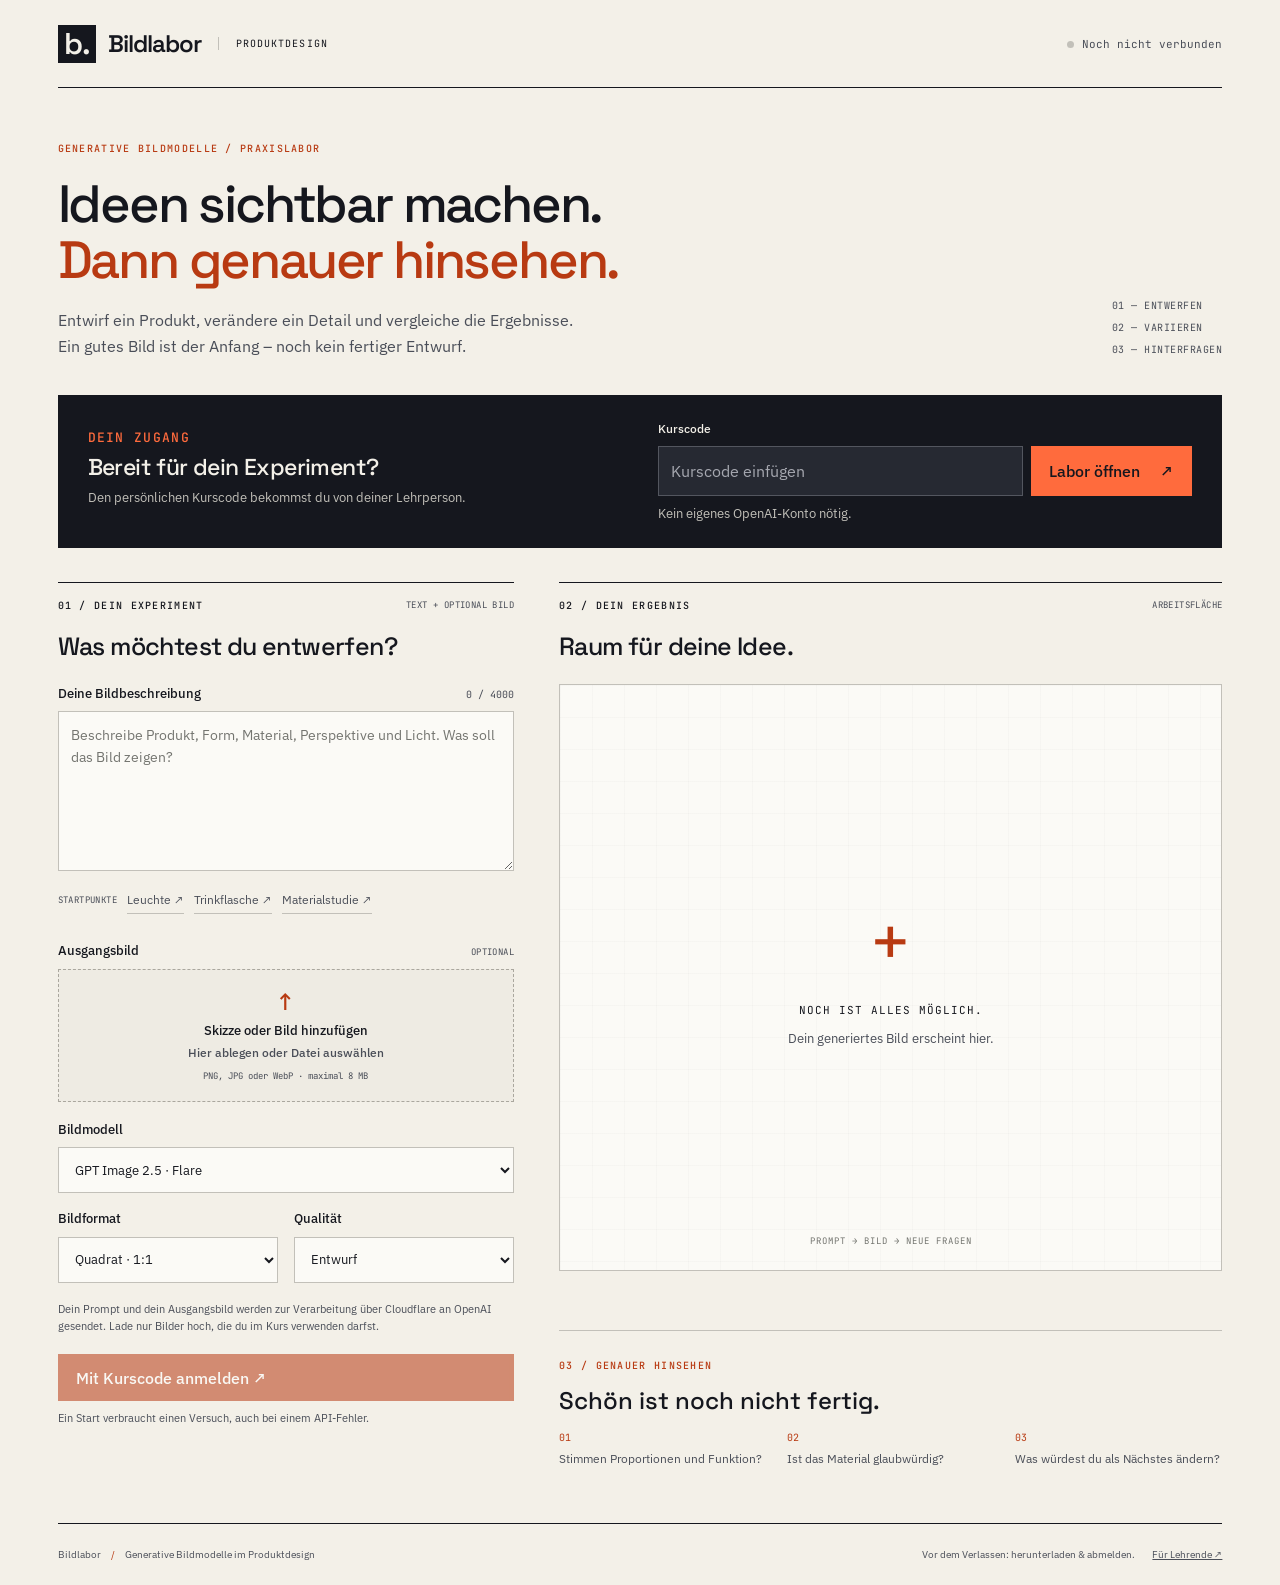
<file: docs/index.html>
<!doctype html>
<html lang="de">
<head>
  <meta charset="utf-8"><meta name="viewport" content="width=device-width, initial-scale=1">
  <meta name="referrer" content="no-referrer">
  <meta http-equiv="Content-Security-Policy" content="default-src 'self'; script-src 'self'; style-src 'self'; font-src 'self'; img-src 'self' blob: data:; connect-src 'self' https://*.workers.dev; object-src 'none'; base-uri 'none'; form-action 'none'">
  <title>Bildlabor — Generative Bildmodelle im Produktdesign</title>
  <meta name="description" content="Der Bildmodell-Spielplatz für deinen Produktdesign-Kurs. Entwerfen, variieren und kritisch vergleichen.">
  <link rel="stylesheet" href="styles.css"><script src="config.js" defer></script><script src="app.js" defer></script>
</head>
<body>
  <header class="topbar"><a class="brand" href="./"><span class="brand-mark" aria-hidden="true">b.</span> Bildlabor<span class="brand-sub">PRODUKTDESIGN</span></a><div class="top-actions"><span id="connection" class="connection">Noch nicht verbunden</span><button id="logout" class="text-button" hidden>Abmelden & löschen ↗</button></div></header>
  <main>
    <section class="intro"><div><p class="eyebrow">GENERATIVE BILDMODELLE / PRAXISLABOR</p><h1>Ideen sichtbar machen.<br><span>Dann genauer hinsehen.</span></h1><p class="lede">Entwirf ein Produkt, verändere ein Detail und vergleiche die Ergebnisse.<br class="desktop-only"> Ein gutes Bild ist der Anfang – noch kein fertiger Entwurf.</p></div><div class="index-note"><span>01 — ENTWERFEN</span><span>02 — VARIIEREN</span><span>03 — HINTERFRAGEN</span></div></section>
    <section id="access" class="access-panel" aria-labelledby="access-title"><div><p class="eyebrow">DEIN ZUGANG</p><h2 id="access-title">Bereit für dein Experiment?</h2><p>Den persönlichen Kurscode bekommst du von deiner Lehrperson.</p></div><form id="login-form"><label for="course-code">Kurscode</label><div class="inline-form"><input id="course-code" type="password" autocomplete="off" spellcheck="false" maxlength="64" placeholder="Kurscode einfügen" required><button class="primary" id="login-button">Labor öffnen <span aria-hidden="true">↗</span></button></div><p id="login-status" class="hint" role="status">Kein eigenes OpenAI-Konto nötig.</p></form></section>
    <div id="setup-notice" class="notice" hidden>Die Website ist vorbereitet. Die Lehrperson muss noch den Worker verbinden. <a href="setup.html">Einrichtung öffnen ↗</a></div>
    <div id="session-bar" class="session-bar" hidden><span id="course-name"></span><span id="quota" class="mono"></span></div>
    <div class="workspace">
      <section class="controls" aria-labelledby="experiment-title"><div class="section-heading"><span class="eyebrow">01 / DEIN EXPERIMENT</span><span class="small-label">TEXT + OPTIONAL BILD</span></div><h2 id="experiment-title">Was möchtest du entwerfen?</h2>
        <form id="generate-form"><fieldset id="generation-fields">
          <label for="prompt">Deine Bildbeschreibung <span id="char-count" class="label-aside">0 / 4000</span></label>
          <textarea id="prompt" rows="6" maxlength="4000" required placeholder="Beschreibe Produkt, Form, Material, Perspektive und Licht. Was soll das Bild zeigen?"></textarea>
          <div class="prompt-examples" aria-label="Beispielprompts"><span class="small-label">STARTPUNKTE</span><button type="button" data-example="lamp">Leuchte ↗</button><button type="button" data-example="bottle">Trinkflasche ↗</button><button type="button" data-example="material">Materialstudie ↗</button></div>
          <div class="field-heading"><label for="reference">Ausgangsbild</label><span class="small-label">OPTIONAL</span></div>
          <label class="dropzone" id="dropzone" for="reference"><input id="reference" type="file" accept="image/png,image/jpeg,image/webp"><span class="upload-symbol" aria-hidden="true">↑</span><strong>Skizze oder Bild hinzufügen</strong><span>Hier ablegen oder Datei auswählen</span><small>PNG, JPG oder WebP · maximal 8 MB</small></label>
          <div id="reference-preview" class="reference-preview" hidden><img id="reference-image" alt="Dein Ausgangsbild"><div><strong id="reference-name"></strong><span class="hint">Wird als Bildvorlage verwendet.</span><button type="button" id="remove-reference" class="text-button">Bild entfernen ×</button></div></div>
          <p id="upload-status" class="hint" role="status"></p>
          <div class="settings-grid"><div class="full"><label for="model">Bildmodell</label><select id="model"><option value="gpt-image-2.5-flare">GPT Image 2.5 · Flare</option><option value="gpt-image-2.5-sunburst">GPT Image 2.5 · Sunburst</option><option value="gpt-image-1-mini">GPT Image 1 · Mini</option></select></div><div><label for="size">Bildformat</label><select id="size"><option value="1024x1024">Quadrat · 1:1</option><option value="1536x1024">Querformat · 3:2</option><option value="1024x1536">Hochformat · 2:3</option></select></div><div><label for="quality">Qualität</label><select id="quality"><option value="low">Entwurf</option><option value="medium">Standard</option></select></div></div>
          <p class="privacy-note">Dein Prompt und dein Ausgangsbild werden zur Verarbeitung über Cloudflare an OpenAI gesendet. Lade nur Bilder hoch, die du im Kurs verwenden darfst.</p>
          <button id="generate" class="primary generate" disabled>Mit Kurscode anmelden <span aria-hidden="true">↗</span></button>
          <p class="hint">Ein Start verbraucht einen Versuch, auch bei einem API-Fehler.</p>
        </fieldset></form>
      </section>
      <section class="result-section" aria-labelledby="result-title"><div class="section-heading"><span class="eyebrow">02 / DEIN ERGEBNIS</span><span id="result-tag" class="small-label">ARBEITSFLÄCHE</span></div><div class="result-title-row"><h2 id="result-title">Raum für deine Idee.</h2><button id="compare" class="text-button" hidden>Ausgangsbild zeigen</button></div>
        <div id="canvas" class="canvas"><div id="empty-state" class="empty-state"><span class="empty-cross" aria-hidden="true">+</span><span class="mono">NOCH IST ALLES MÖGLICH.</span><p>Dein generiertes Bild erscheint hier.</p><span class="canvas-caption">PROMPT → BILD → NEUE FRAGEN</span></div><img id="result-image" alt="Generiertes Ergebnis" hidden><div id="loading" class="loading" hidden><div class="spinner" aria-hidden="true"></div><h3>Deine Idee nimmt Form an.</h3><p id="elapsed">Das Modell arbeitet …</p><small>Das kann einige Minuten dauern. Bitte lasse diesen Tab geöffnet.</small></div></div>
        <p id="generation-status" role="status" class="status-line"></p>
        <div id="result-actions" class="result-actions" hidden><a id="download" class="primary" download="bildlabor.png">Bild herunterladen ↓</a><button id="reuse" class="secondary">Als Ausgangsbild nutzen ↗</button><button id="download-notes" class="text-button">Prompt & Einstellungen ↓</button></div>
        <section class="reflection"><span class="eyebrow">03 / GENAUER HINSEHEN</span><h3>Schön ist noch nicht fertig.</h3><div class="reflection-grid"><p><span>01</span>Stimmen Proportionen und Funktion?</p><p><span>02</span>Ist das Material glaubwürdig?</p><p><span>03</span>Was würdest du als Nächstes ändern?</p></div></section>
      </section>
    </div>
    <section id="history-section" class="history-section" hidden><div class="section-heading"><h2>Deine Versuche in dieser Sitzung</h2><span class="small-label">LETZTE 6 BILDER · NUR IN DIESEM TAB</span></div><div id="history" class="history"></div></section>
  </main>
  <footer><span>Bildlabor <span class="footer-divider">/</span> Generative Bildmodelle im Produktdesign</span><span>Vor dem Verlassen: herunterladen & abmelden. <a href="setup.html">Für Lehrende ↗</a></span></footer>
  <noscript>Bitte aktiviere JavaScript, um das Bildlabor zu verwenden.</noscript>
</body></html>
</file>
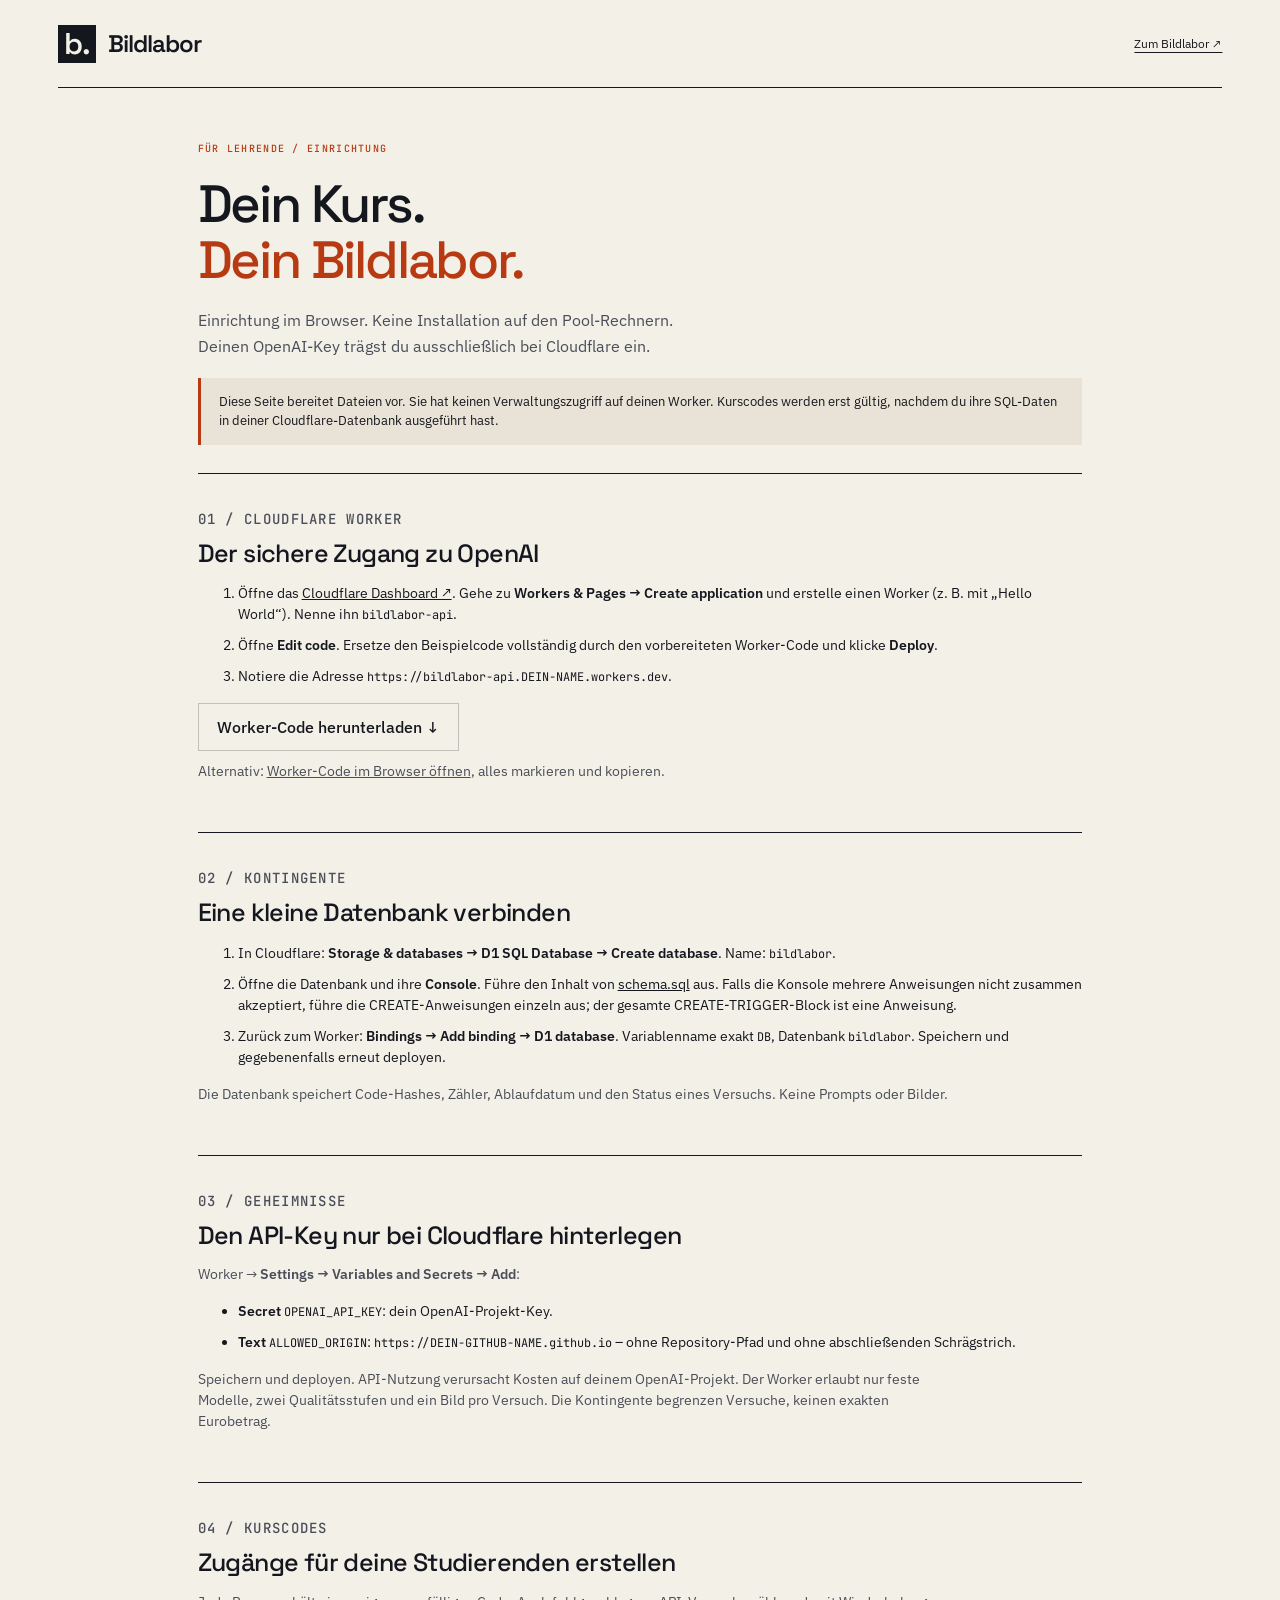
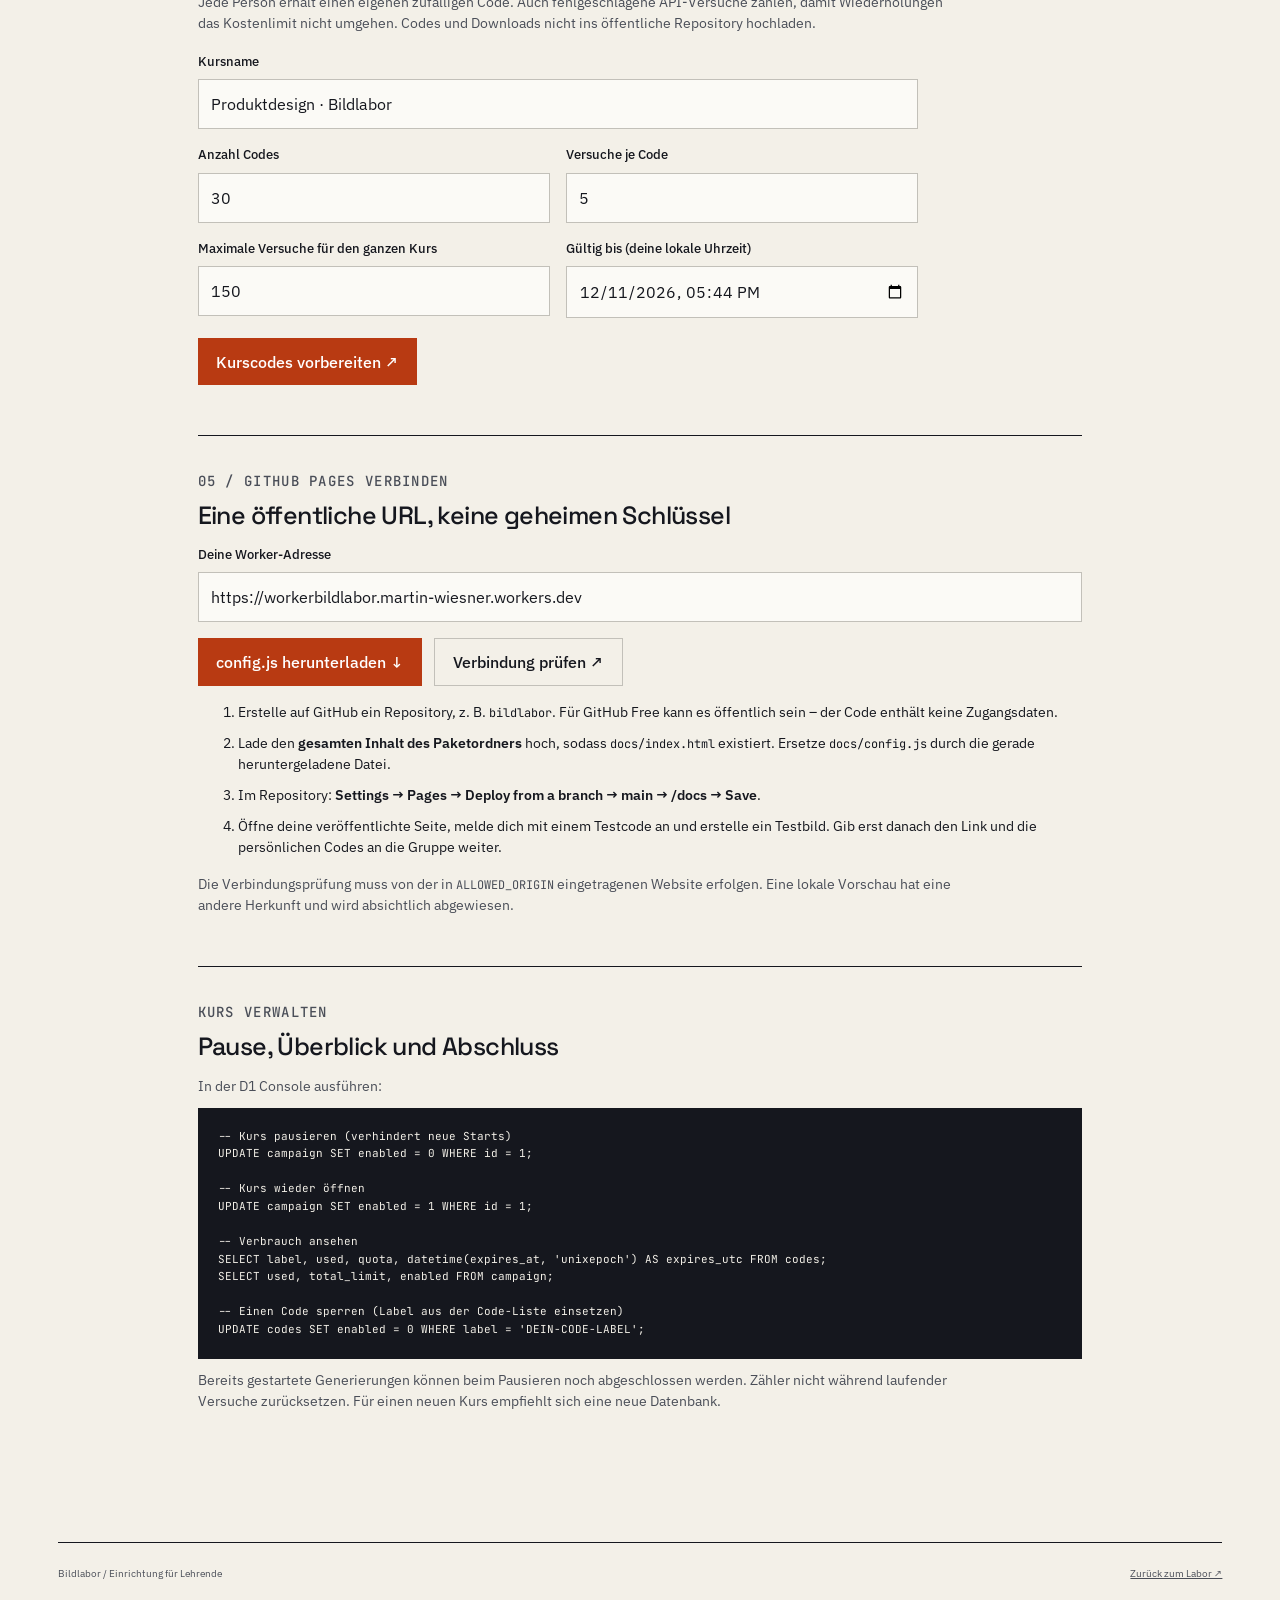
<file: docs/setup.html>
<!doctype html><html lang="de"><head><meta charset="utf-8"><meta name="viewport" content="width=device-width,initial-scale=1"><meta name="referrer" content="no-referrer"><meta http-equiv="Content-Security-Policy" content="default-src 'self'; script-src 'self'; style-src 'self'; font-src 'self'; img-src 'self' blob: data:; connect-src 'self' https://*.workers.dev; object-src 'none'; base-uri 'none'; form-action 'none'"><title>Bildlabor einrichten — Für Lehrende</title><link rel="stylesheet" href="styles.css"><script defer src="config.js"></script><script defer src="setup.js"></script></head>
<body><header class="topbar"><a class="brand" href="./"><span class="brand-mark">b.</span> Bildlabor</a><a class="text-button" href="./">Zum Bildlabor ↗</a></header><main class="setup-main">
<section class="intro"><div><p class="eyebrow">FÜR LEHRENDE / EINRICHTUNG</p><h1>Dein Kurs.<br><span>Dein Bildlabor.</span></h1><p class="lede">Einrichtung im Browser. Keine Installation auf den Pool-Rechnern.<br>Deinen OpenAI-Key trägst du ausschließlich bei Cloudflare ein.</p></div></section>
<div class="notice">Diese Seite bereitet Dateien vor. Sie hat keinen Verwaltungszugriff auf deinen Worker. Kurscodes werden erst gültig, nachdem du ihre SQL-Daten in deiner Cloudflare-Datenbank ausgeführt hast.</div>
<section class="setup-step"><p class="eyebrow">01 / CLOUDFLARE WORKER</p><h2>Der sichere Zugang zu OpenAI</h2><ol><li>Öffne das <a href="https://dash.cloudflare.com/" target="_blank" rel="noopener noreferrer">Cloudflare Dashboard ↗</a>. Gehe zu <strong>Workers & Pages → Create application</strong> und erstelle einen Worker (z. B. mit „Hello World“). Nenne ihn <code>bildlabor-api</code>.</li><li>Öffne <strong>Edit code</strong>. Ersetze den Beispielcode vollständig durch den vorbereiteten Worker-Code und klicke <strong>Deploy</strong>.</li><li>Notiere die Adresse <code>https://bildlabor-api.DEIN-NAME.workers.dev</code>.</li></ol><a class="secondary" href="worker-source.txt" download="worker.mjs">Worker-Code herunterladen ↓</a><p>Alternativ: <a href="worker-source.txt" target="_blank">Worker-Code im Browser öffnen</a>, alles markieren und kopieren.</p></section>
<section class="setup-step"><p class="eyebrow">02 / KONTINGENTE</p><h2>Eine kleine Datenbank verbinden</h2><ol><li>In Cloudflare: <strong>Storage & databases → D1 SQL Database → Create database</strong>. Name: <code>bildlabor</code>.</li><li>Öffne die Datenbank und ihre <strong>Console</strong>. Führe den Inhalt von <a href="schema.sql" target="_blank">schema.sql</a> aus. Falls die Konsole mehrere Anweisungen nicht zusammen akzeptiert, führe die CREATE-Anweisungen einzeln aus; der gesamte CREATE-TRIGGER-Block ist eine Anweisung.</li><li>Zurück zum Worker: <strong>Bindings → Add binding → D1 database</strong>. Variablenname exakt <code>DB</code>, Datenbank <code>bildlabor</code>. Speichern und gegebenenfalls erneut deployen.</li></ol><p>Die Datenbank speichert Code-Hashes, Zähler, Ablaufdatum und den Status eines Versuchs. Keine Prompts oder Bilder.</p></section>
<section class="setup-step"><p class="eyebrow">03 / GEHEIMNISSE</p><h2>Den API-Key nur bei Cloudflare hinterlegen</h2><p>Worker → <strong>Settings → Variables and Secrets → Add</strong>:</p><ul><li><strong>Secret</strong> <code>OPENAI_API_KEY</code>: dein OpenAI-Projekt-Key.</li><li><strong>Text</strong> <code>ALLOWED_ORIGIN</code>: <code>https://DEIN-GITHUB-NAME.github.io</code> – ohne Repository-Pfad und ohne abschließenden Schrägstrich.</li></ul><p>Speichern und deployen. API-Nutzung verursacht Kosten auf deinem OpenAI-Projekt. Der Worker erlaubt nur feste Modelle, zwei Qualitätsstufen und ein Bild pro Versuch. Die Kontingente begrenzen Versuche, keinen exakten Eurobetrag.</p></section>
<section class="setup-step"><p class="eyebrow">04 / KURSCODES</p><h2>Zugänge für deine Studierenden erstellen</h2><p>Jede Person erhält einen eigenen zufälligen Code. Auch fehlgeschlagene API-Versuche zählen, damit Wiederholungen das Kostenlimit nicht umgehen. Codes und Downloads nicht ins öffentliche Repository hochladen.</p>
<form id="codes-form"><div class="settings-grid"><div class="full"><label for="course-name">Kursname</label><input id="course-name" value="Produktdesign · Bildlabor" required maxlength="100"></div><div><label for="count">Anzahl Codes</label><input id="count" type="number" min="1" max="200" value="30" required></div><div><label for="quota">Versuche je Code</label><input id="quota" type="number" min="1" max="100" value="5" required></div><div><label for="total">Maximale Versuche für den ganzen Kurs</label><input id="total" type="number" min="1" max="20000" value="150" required></div><div><label for="expiry">Gültig bis (deine lokale Uhrzeit)</label><input id="expiry" type="datetime-local" required></div></div><button class="primary" id="create-codes">Kurscodes vorbereiten ↗</button></form><p id="codes-status" role="status"></p>
<div id="codes-output" hidden><div class="actions"><button id="download-codes" class="secondary">Codes herunterladen ↓</button><button id="download-sql" class="secondary">Kurs-SQL herunterladen ↓</button><button id="copy-sql" class="text-button">SQL kopieren</button></div><label for="sql">Diese SQL-Anweisungen in der D1 Console ausführen</label><textarea id="sql" readonly spellcheck="false"></textarea><p>Die Code-Liste jetzt herunterladen und privat aufbewahren. Sie ist nach dem Schließen nicht wiederherstellbar. Die SQL-Datei enthält nur Hashes. Erneutes Ausführen derselben SQL-Datei setzt verbrauchte Versuche nicht zurück.</p></div></section>
<section class="setup-step"><p class="eyebrow">05 / GITHUB PAGES VERBINDEN</p><h2>Eine öffentliche URL, keine geheimen Schlüssel</h2><form id="config-form"><label for="worker-url">Deine Worker-Adresse</label><input id="worker-url" type="url" placeholder="https://bildlabor-api.dein-name.workers.dev" required><div class="actions"><button class="primary">config.js herunterladen ↓</button><button id="check-worker" type="button" class="secondary">Verbindung prüfen ↗</button></div></form><p id="config-status" role="status"></p><ol><li>Erstelle auf GitHub ein Repository, z. B. <code>bildlabor</code>. Für GitHub Free kann es öffentlich sein – der Code enthält keine Zugangsdaten.</li><li>Lade den <strong>gesamten Inhalt des Paketordners</strong> hoch, sodass <code>docs/index.html</code> existiert. Ersetze <code>docs/config.js</code> durch die gerade heruntergeladene Datei.</li><li>Im Repository: <strong>Settings → Pages → Deploy from a branch → main → /docs → Save</strong>.</li><li>Öffne deine veröffentlichte Seite, melde dich mit einem Testcode an und erstelle ein Testbild. Gib erst danach den Link und die persönlichen Codes an die Gruppe weiter.</li></ol><p>Die Verbindungsprüfung muss von der in <code>ALLOWED_ORIGIN</code> eingetragenen Website erfolgen. Eine lokale Vorschau hat eine andere Herkunft und wird absichtlich abgewiesen.</p></section>
<section class="setup-step"><p class="eyebrow">KURS VERWALTEN</p><h2>Pause, Überblick und Abschluss</h2><p>In der D1 Console ausführen:</p><pre>-- Kurs pausieren (verhindert neue Starts)
UPDATE campaign SET enabled = 0 WHERE id = 1;

-- Kurs wieder öffnen
UPDATE campaign SET enabled = 1 WHERE id = 1;

-- Verbrauch ansehen
SELECT label, used, quota, datetime(expires_at, 'unixepoch') AS expires_utc FROM codes;
SELECT used, total_limit, enabled FROM campaign;

-- Einen Code sperren (Label aus der Code-Liste einsetzen)
UPDATE codes SET enabled = 0 WHERE label = 'DEIN-CODE-LABEL';</pre><p>Bereits gestartete Generierungen können beim Pausieren noch abgeschlossen werden. Zähler nicht während laufender Versuche zurücksetzen. Für einen neuen Kurs empfiehlt sich eine neue Datenbank.</p></section>
</main><footer><span>Bildlabor / Einrichtung für Lehrende</span><a href="./">Zurück zum Labor ↗</a></footer></body></html>
</file>
<file: docs/styles.css>
@import url("fonts/fonts.css");
:root{--paper:#f3f0e8;--white:#fbfaf6;--ink:#15171e;--muted:#4a4e58;--line:#c2c0b9;--accent:#b83a12;--orange:#ff6b3d;--green:#1f6f66;--heading:"Space Grotesk",sans-serif;--body:"IBM Plex Sans",Arial,sans-serif;--mono:"JetBrains Mono",monospace}
*{box-sizing:border-box}body{margin:0;background:var(--paper);color:var(--ink);font:16px/1.5 var(--body)}[hidden]{display:none!important}a{color:inherit}button,input,textarea,select{font:inherit}button,a,input,textarea,select{-webkit-tap-highlight-color:transparent}button{cursor:pointer}button:disabled{cursor:not-allowed;opacity:.55}button,a{touch-action:manipulation}button:focus-visible,a:focus-visible,input:focus-visible,textarea:focus-visible,select:focus-visible{outline:3px solid var(--green);outline-offset:4px}button{border:0}h1,h2,h3,p{margin:0}h1,h2,h3{font-family:var(--heading);font-weight:500;line-height:1.1}h2{font-size:25px;letter-spacing:-.6px}h3{font-size:23px}a.brand{text-decoration:none}.topbar{height:88px;margin:0 4.5%;border-bottom:1px solid var(--ink);display:flex;align-items:center;justify-content:space-between;gap:20px}.brand{display:flex;align-items:center;gap:12px;font:600 24px var(--heading);letter-spacing:-1px}.brand-mark{background:var(--ink);color:var(--paper);display:grid;place-items:center;width:38px;height:38px;font-size:30px;line-height:1}.brand-sub{font:10px var(--mono);letter-spacing:1.1px;border-left:1px solid var(--line);padding-left:17px;margin-left:5px}.top-actions{display:flex;align-items:center;gap:20px}.connection{font:11px var(--mono);color:var(--muted)}.connection:before{content:"";display:inline-block;width:7px;height:7px;border-radius:50%;background:var(--line);margin-right:8px}.connection.online:before{background:var(--green)}main{max-width:1440px;margin:auto;padding:0 4.5%}.intro{display:flex;justify-content:space-between;align-items:flex-end;gap:30px;padding:53px 0 35px}.eyebrow,.small-label,.mono{font-family:var(--mono)}.eyebrow{font-size:10px;letter-spacing:1.3px;font-weight:500}.intro .eyebrow{color:var(--accent);margin-bottom:20px}h1{font-size:clamp(36px,4.1vw,59px);letter-spacing:-2.2px;line-height:1.07}h1 span{color:var(--accent)}.lede{color:var(--muted);margin-top:20px;font-size:16px;line-height:1.6}.index-note{display:grid;gap:9px;font:10px var(--mono);letter-spacing:.5px;padding-bottom:4px;white-space:nowrap;color:var(--muted)}.access-panel{background:var(--ink);color:var(--paper);display:grid;grid-template-columns:1fr 1fr;gap:35px;padding:25px 30px;margin-bottom:34px}.access-panel .eyebrow{color:var(--orange);margin-bottom:8px}.access-panel h2{font-size:23px}.access-panel p{font-size:13px;color:#c2c0b9;margin-top:8px}.access-panel label{font-size:12px}.inline-form{display:flex;gap:8px}.inline-form input{min-width:0;flex:1}.access-panel input{background:#262932;border-color:#53565f;color:var(--paper)}.access-panel .primary{background:var(--orange);color:var(--ink);white-space:nowrap}.primary,.secondary{display:inline-flex;align-items:center;justify-content:center;gap:20px;text-decoration:none;font-weight:500;min-height:47px;padding:11px 18px}.primary{background:var(--accent);color:white}.primary:hover{filter:brightness(1.1)}.secondary{border:1px solid var(--line);background:transparent;color:var(--ink)}.text-button{background:transparent;color:inherit;padding:5px 0;font-size:12px;text-decoration:underline;text-underline-offset:4px}.notice{padding:14px 18px;border-left:3px solid var(--accent);background:#e9e2d6;font-size:13px;margin:-17px 0 28px}.notice a{font-weight:600}.session-bar{display:flex;justify-content:space-between;padding:14px 0;border-top:1px solid var(--line);margin-bottom:20px;color:var(--green)}.session-bar .mono{font-size:12px}.workspace{display:grid;grid-template-columns:minmax(300px,.86fr) minmax(0,1.25fr);gap:45px;margin-top:8px}.section-heading{display:flex;align-items:center;justify-content:space-between;gap:12px;border-top:1px solid var(--ink);padding-top:15px;margin-bottom:20px}.small-label{font-size:9px;letter-spacing:.4px;color:var(--muted)}fieldset{margin:0;padding:0;border:0;min-width:0}.controls h2{margin-bottom:23px}label{display:block;font-size:13px;font-weight:500;margin-bottom:8px}.label-aside{float:right;font:10px var(--mono);color:var(--muted);padding-top:4px}input,textarea,select{border:1px solid var(--line);border-radius:0;background:var(--white);color:var(--ink);width:100%;padding:12px}textarea{resize:vertical;min-height:140px;font-size:14px;line-height:1.6}textarea::placeholder{color:#747570}input::placeholder{color:#a6a8b0}.prompt-examples{display:flex;align-items:center;gap:10px;flex-wrap:wrap;margin:10px 0 27px}.prompt-examples button{background:none;border-bottom:1px solid var(--line);font-size:12px;padding:4px 0;color:var(--muted)}.prompt-examples button:hover{color:var(--accent)}.field-heading{display:flex;justify-content:space-between;align-items:baseline}.dropzone{border:1px dashed #aaa79e;display:flex;flex-direction:column;align-items:center;justify-content:center;padding:15px 12px;position:relative;cursor:pointer;min-height:133px;background:#eeebe3}.dropzone input{position:absolute;inset:0;opacity:0;cursor:pointer;width:100%;height:100%}.dropzone:focus-within,.dropzone.drag{outline:2px solid var(--accent);background:#e7e1d7}.dropzone strong{font-weight:500;font-size:13px}.dropzone span:not(.upload-symbol){font-size:12px;color:var(--muted);margin-top:3px}.dropzone small{font:9px var(--mono);color:var(--muted);margin-top:8px}.upload-symbol{font-size:24px;line-height:1;margin-bottom:8px;color:var(--accent)}.reference-preview{display:flex;align-items:center;gap:15px;border:1px solid var(--line);padding:12px}.reference-preview img{width:85px;height:85px;object-fit:contain;background:white}.reference-preview div{min-width:0;display:grid;gap:4px}.reference-preview strong{font-size:12px;overflow-wrap:anywhere}.reference-preview .text-button{text-align:left}.settings-grid{display:grid;grid-template-columns:1fr 1fr;gap:16px;margin-top:18px}.full{grid-column:1/-1}select{font-size:13px;height:46px}.privacy-note{font-size:11px;color:var(--muted);margin:18px 0;line-height:1.6}.generate{width:100%;justify-content:space-between}.hint{font-size:11px;color:var(--muted);line-height:1.5;margin-top:9px}.error{color:var(--accent)!important}.access-panel .error{color:#ffb39b!important}.result-title-row{display:flex;align-items:center;justify-content:space-between;gap:15px;margin-bottom:23px}.canvas{position:relative;background:var(--white);border:1px solid var(--line);min-height:360px;aspect-ratio:1.13;display:flex;align-items:center;justify-content:center;overflow:hidden}.empty-state{align-self:stretch;width:100%;display:flex;flex-direction:column;align-items:center;justify-content:center;background-image:linear-gradient(#15171e05 1px,transparent 1px),linear-gradient(90deg,#15171e05 1px,transparent 1px);background-size:32px 32px}.empty-cross{font-family:var(--heading);font-weight:400;font-size:72px;line-height:1;color:var(--accent);margin-bottom:24px}.empty-state .mono{font-size:11px;letter-spacing:1px}.empty-state p{font-size:13px;color:var(--muted);margin-top:10px}.canvas-caption{position:absolute;bottom:23px;font:9px var(--mono);letter-spacing:1px;color:#747570}#result-image{width:100%;height:100%;max-height:670px;object-fit:contain;align-self:stretch}.loading{position:absolute;inset:0;background:var(--paper);display:flex;flex-direction:column;justify-content:center;align-items:center;text-align:center;padding:30px}.loading h3{margin:25px 0 10px}.loading p{font:12px var(--mono)}.loading small{max-width:280px;color:var(--muted);margin-top:18px}.spinner{height:36px;width:36px;border:2px solid var(--line);border-top-color:var(--accent);border-radius:50%;animation:spin 1s linear infinite}@keyframes spin{to{transform:rotate(360deg)}}.status-line{font-size:13px;margin-top:12px;min-height:20px}.result-actions{display:flex;gap:12px;flex-wrap:wrap;margin-top:10px}.result-actions .primary,.result-actions .secondary{font-size:12px;padding:9px 14px;min-height:40px}.reflection{margin-top:27px;border-top:1px solid var(--line);padding-top:20px}.reflection .eyebrow{color:var(--accent)}.reflection h3{margin:13px 0 17px;font-size:24px}.reflection-grid{display:grid;grid-template-columns:repeat(3,1fr);gap:20px}.reflection-grid p{font-size:12px;line-height:1.5;color:var(--muted)}.reflection-grid span{display:block;font:10px var(--mono);color:var(--accent);margin-bottom:6px}.history-section{margin-top:45px}.history-section h2{font-size:22px}.history{display:grid;grid-template-columns:repeat(6,1fr);gap:14px}.history button{padding:0;background:var(--white);text-align:left;border:1px solid var(--line)}.history img{width:100%;aspect-ratio:1;object-fit:cover;display:block}.history span{display:block;padding:8px;font:9px var(--mono)}footer{margin:55px 4.5% 0;padding:23px 0;border-top:1px solid var(--ink);display:flex;justify-content:space-between;gap:20px;color:var(--muted);font-size:10px}.footer-divider{margin:0 8px;color:var(--accent)}footer a{margin-left:15px}.setup-main{max-width:1000px;padding-bottom:40px}.setup-main .intro{padding-bottom:35px}.setup-step{border-top:1px solid var(--ink);padding:25px 0;margin-top:15px}.setup-step h2{margin-bottom:15px}.setup-step p{max-width:760px;margin:10px 0;color:var(--muted);font-size:14px}.setup-step .settings-grid{max-width:720px;margin-bottom:20px}.setup-step pre{white-space:pre-wrap;overflow-wrap:anywhere;max-height:300px;overflow:auto;background:var(--ink);color:var(--paper);padding:20px;font:11px/1.6 var(--mono)}.setup-step .actions{display:flex;gap:12px;flex-wrap:wrap;margin:16px 0}.setup-step code{font-family:var(--mono);font-size:.85em}.setup-step li{margin-bottom:10px;font-size:14px}.success{color:var(--green)!important}.setup-step textarea{min-height:180px;font:11px/1.6 var(--mono)}
@media(min-width:1600px){.topbar,footer{max-width:1310px;margin-left:auto;margin-right:auto}}@media(max-width:1050px){.workspace{gap:25px}.small-label{font-size:8px}.index-note{display:none}.access-panel{grid-template-columns:1fr;gap:20px}.access-panel form{max-width:650px}.brand-sub{display:none}.reflection-grid{gap:10px}}@media(max-width:720px){.topbar{height:72px}.brand{font-size:20px}.connection{font-size:9px}.top-actions{gap:12px;flex-direction:column;align-items:flex-end}.top-actions .text-button{font-size:10px}.intro{padding:33px 0 28px}.intro .eyebrow{font-size:8px;margin-bottom:16px}h1{font-size:36px;letter-spacing:-1.4px}.lede{font-size:14px}.desktop-only{display:none}.access-panel{padding:22px 18px}.inline-form{flex-direction:column}.workspace{grid-template-columns:1fr;gap:35px}.result-section{min-width:0}.canvas{min-height:290px;aspect-ratio:1}.reflection-grid{gap:20px}footer{flex-direction:column;gap:10px;margin-top:35px}.history{grid-template-columns:repeat(3,1fr)}.history-section .section-heading{align-items:flex-start;flex-direction:column}.session-bar{font-size:12px;gap:15px}.session-bar .mono{font-size:10px}.setup-step .settings-grid{grid-template-columns:1fr}.setup-main h1{font-size:36px}}@media(prefers-reduced-motion:reduce){.spinner{animation:none}}
</file>
